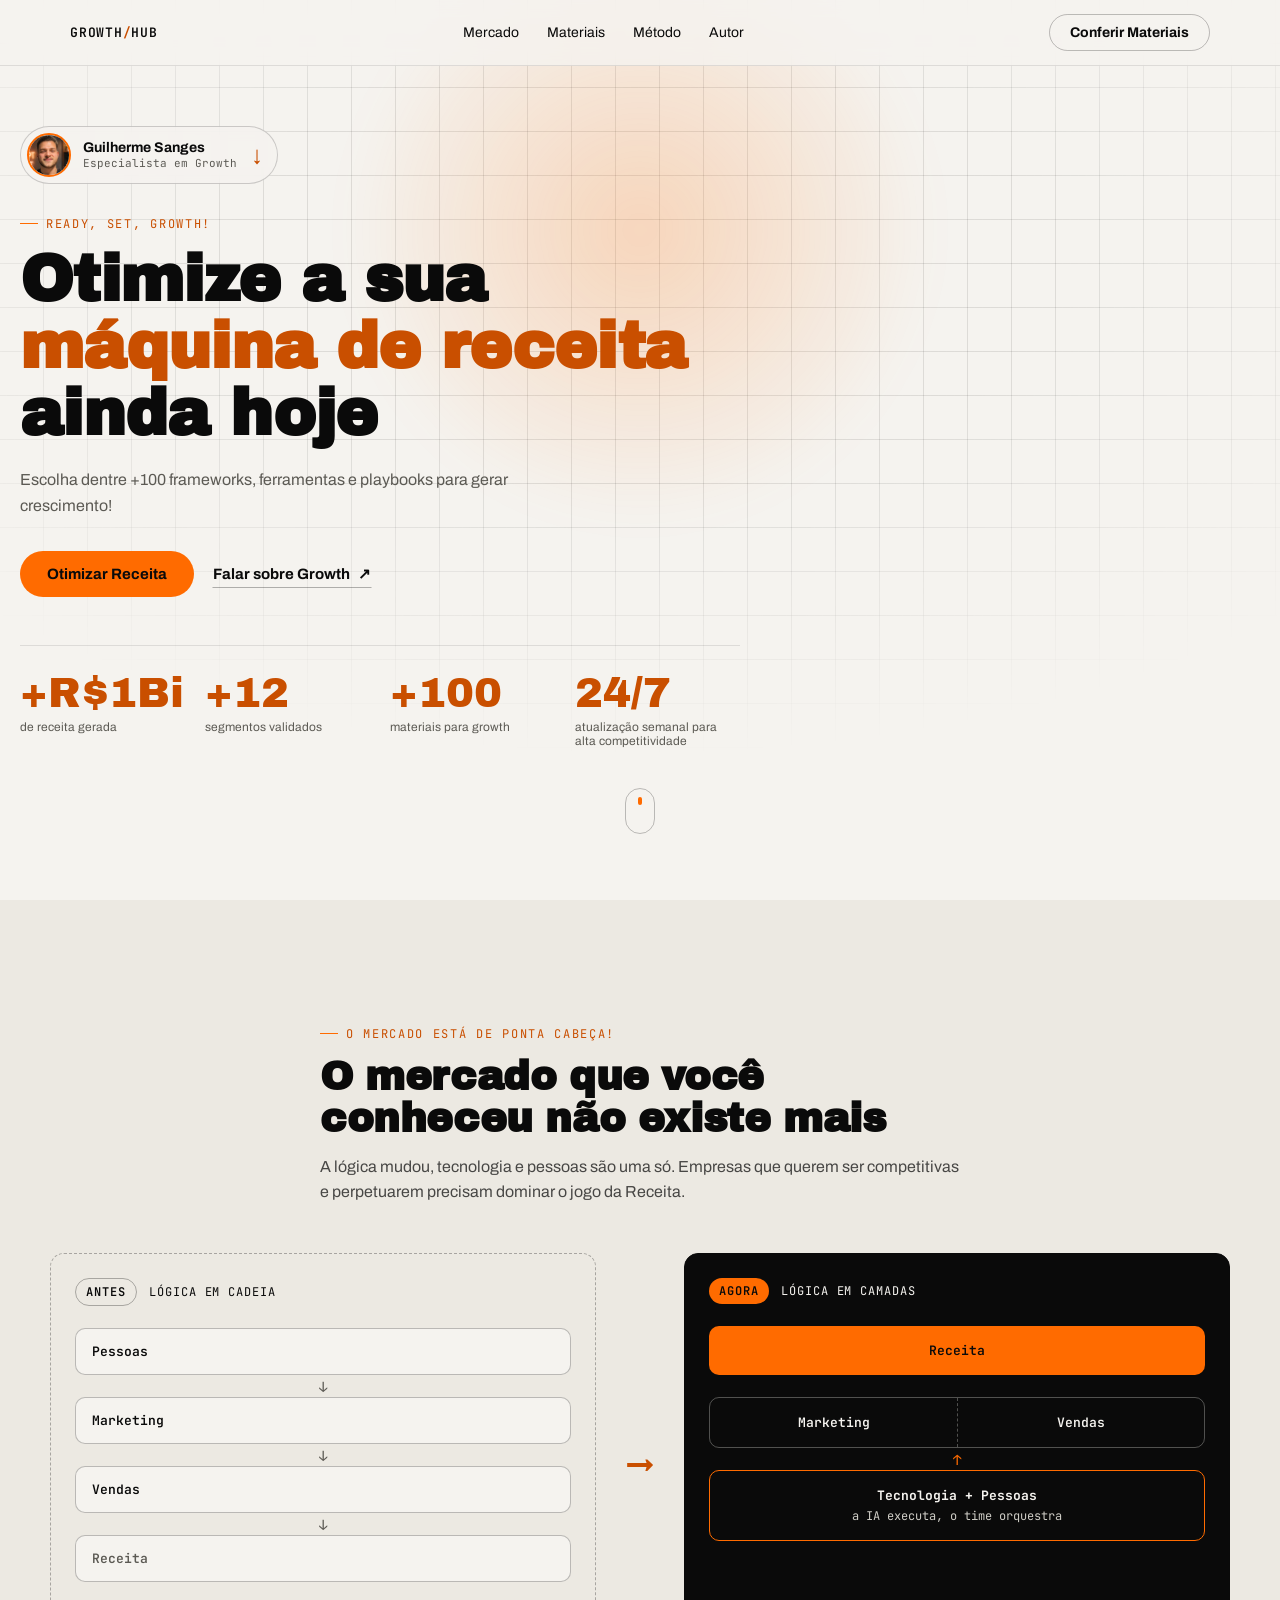
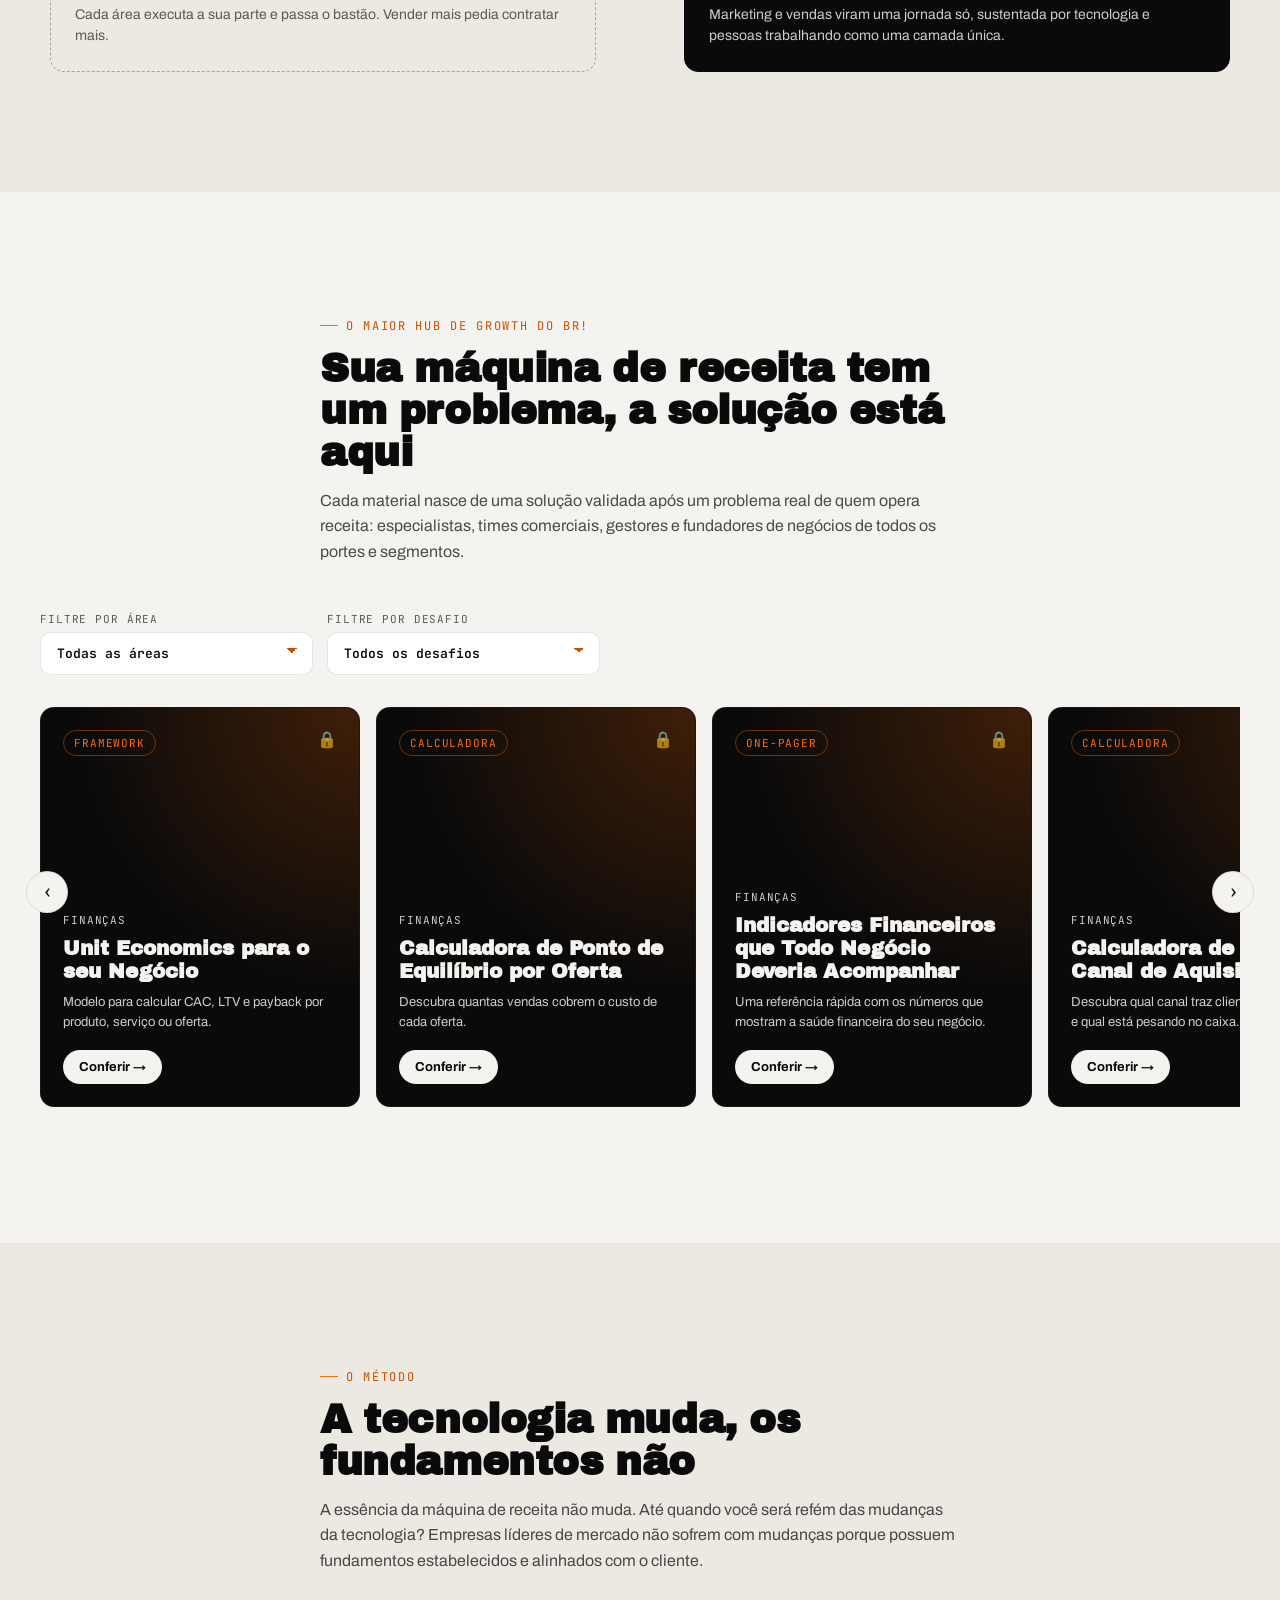
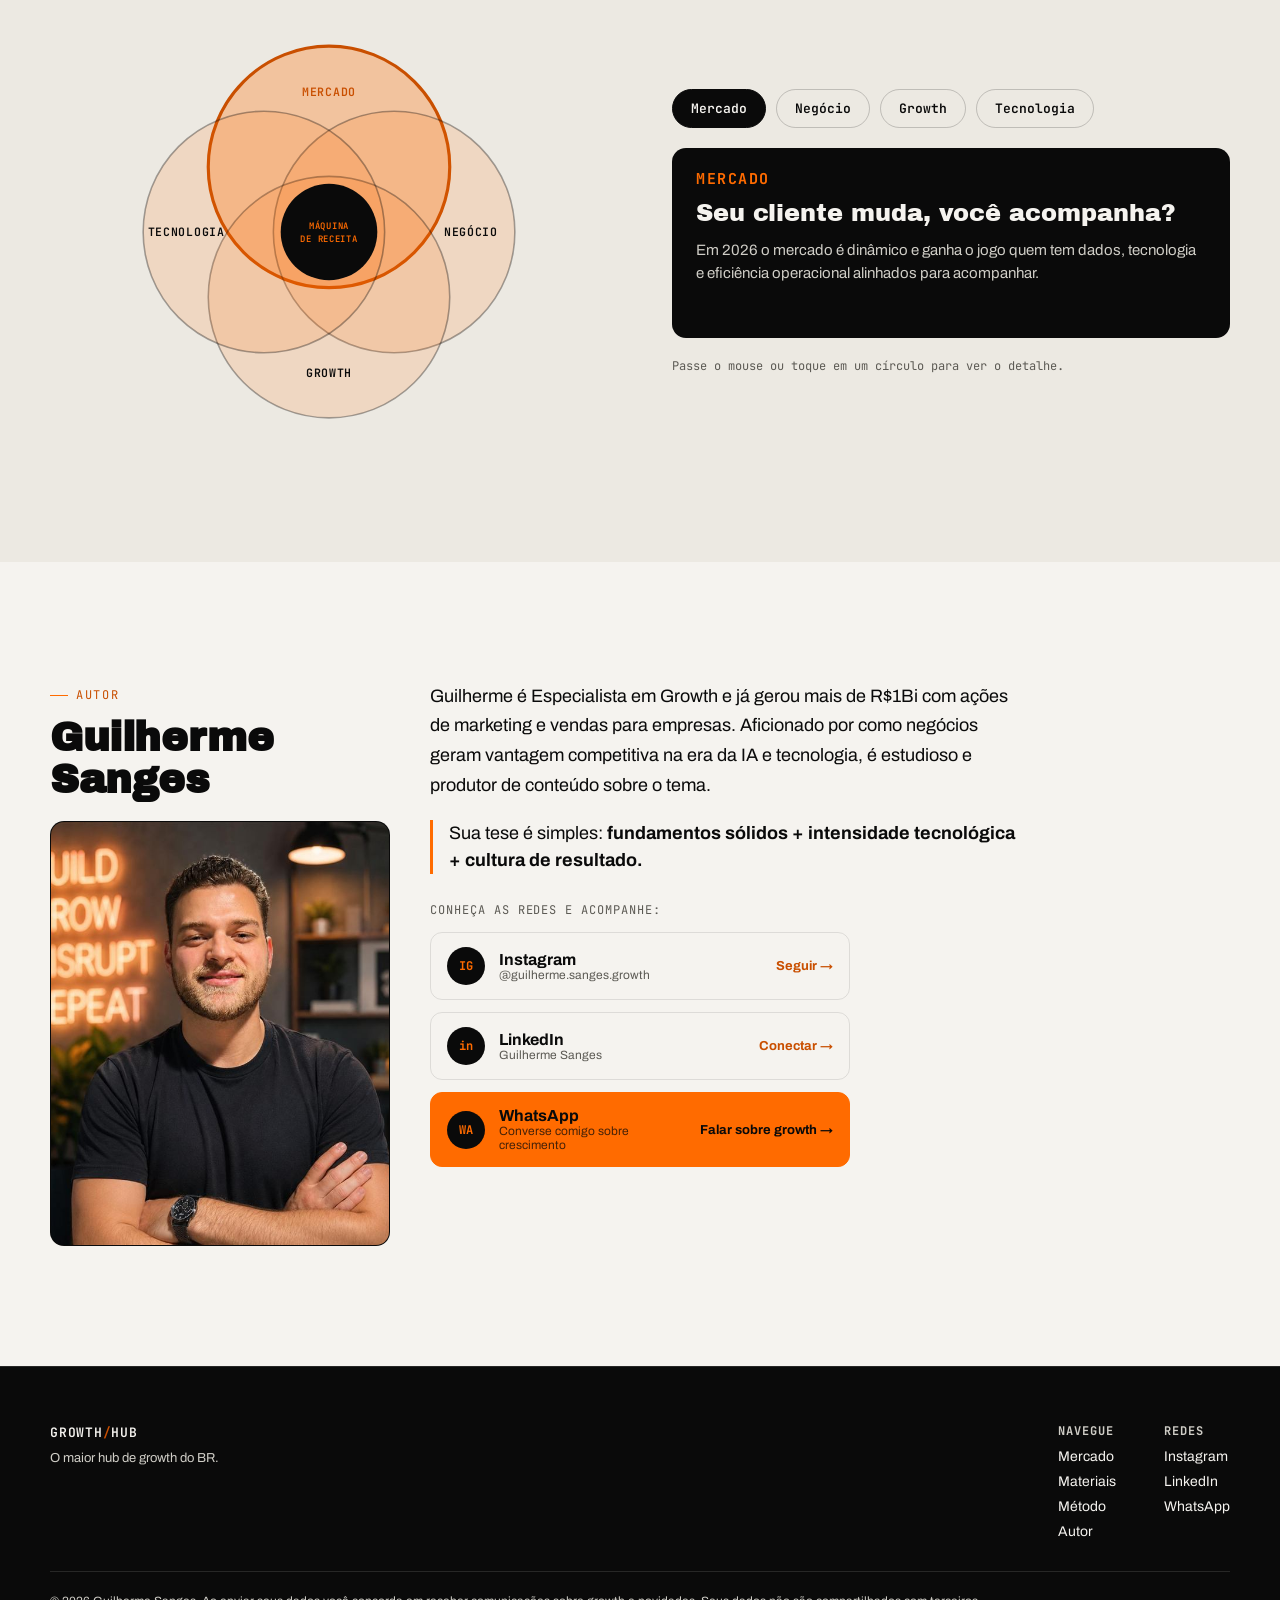
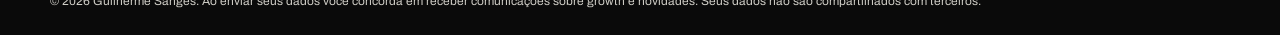
<file: index.html>
<!doctype html>
<html lang="pt-BR">
<head>
  <meta charset="UTF-8" />
  <meta name="viewport" content="width=device-width, initial-scale=1, viewport-fit=cover" />
  <title>Growth Hub | Guilherme Sanges</title>
  <meta name="description" content="O maior hub de growth do BR. Frameworks, ferramentas e playbooks gratuitos para otimizar a sua máquina de receita." />

  <!-- SEO -->
  <meta name="robots" content="index, follow" />
  <meta name="author" content="Guilherme Sanges" />
  <meta name="language" content="pt-BR" />
  <link rel="canonical" href="https://guilhermesangesgrowth-maker.github.io/hub/" />

  <!-- Open Graph / redes sociais -->
  <meta property="og:type" content="website" />
  <meta property="og:site_name" content="Growth Hub" />
  <meta property="og:title" content="Growth Hub | Guilherme Sanges" />
  <meta property="og:description" content="O maior hub de growth do BR. Frameworks, ferramentas e playbooks gratuitos para otimizar a sua máquina de receita." />
  <meta property="og:url" content="https://guilhermesangesgrowth-maker.github.io/hub/" />
  <meta property="og:image" content="https://guilhermesangesgrowth-maker.github.io/hub/assets/guilherme-foto.jpg" />
  <meta property="og:locale" content="pt_BR" />
  <meta name="twitter:card" content="summary_large_image" />
  <meta name="twitter:title" content="Growth Hub | Guilherme Sanges" />
  <meta name="twitter:description" content="O maior hub de growth do BR. Frameworks, ferramentas e playbooks gratuitos para otimizar a sua máquina de receita." />
  <meta name="twitter:image" content="https://guilhermesangesgrowth-maker.github.io/hub/assets/guilherme-foto.jpg" />

  <!-- Page health -->
  <meta name="theme-color" content="#0A0A0A" />
  <link rel="icon" href="data:image/svg+xml,<svg xmlns=%22http://www.w3.org/2000/svg%22 viewBox=%220 0 100 100%22><rect width=%22100%22 height=%22100%22 fill=%22%230A0A0A%22/><text x=%2250%22 y=%2266%22 font-size=%2260%22 fill=%22%23FF6B00%22 text-anchor=%22middle%22 font-family=%22Arial%22>G</text></svg>" />
  <link rel="preconnect" href="https://fonts.googleapis.com" />
  <link rel="preconnect" href="https://fonts.gstatic.com" crossorigin />
  <link href="https://fonts.googleapis.com/css2?family=Archivo:wght@400;500;600;700&family=Archivo+Black&family=JetBrains+Mono:wght@400;500;600&display=swap" rel="stylesheet" />
  <link rel="stylesheet" href="css/styles.css" />

  <!-- GEO / dados estruturados: identifica autor, site e organização para buscadores e motores de IA -->
  <script type="application/ld+json">
  {
    "@context": "https://schema.org",
    "@graph": [
      {
        "@type": "WebSite",
        "@id": "https://guilhermesangesgrowth-maker.github.io/hub/#website",
        "url": "https://guilhermesangesgrowth-maker.github.io/hub/",
        "name": "Growth Hub",
        "description": "O maior hub de growth do BR. Frameworks, ferramentas e playbooks gratuitos para otimizar a sua máquina de receita.",
        "inLanguage": "pt-BR",
        "publisher": { "@id": "https://guilhermesangesgrowth-maker.github.io/hub/#person" }
      },
      {
        "@type": "Person",
        "@id": "https://guilhermesangesgrowth-maker.github.io/hub/#person",
        "name": "Guilherme Sanges",
        "jobTitle": "Especialista em Growth",
        "description": "Guilherme é Especialista em Growth e já gerou mais de R$1Bi com ações de marketing e vendas para empresas.",
        "url": "https://guilhermesangesgrowth-maker.github.io/hub/",
        "sameAs": [
          "https://instagram.com/guilherme.sanges.growth"
        ]
      },
      {
        "@type": "ItemList",
        "@id": "https://guilhermesangesgrowth-maker.github.io/hub/#acervo",
        "name": "Acervo de materiais de growth",
        "description": "Frameworks, ferramentas e análises gratuitos para otimizar a máquina de receita de qualquer negócio."
      }
    ]
  }
  </script>
</head>
<body>
  <!-- NAV -->
  <header class="nav" id="nav">
    <div class="nav__inner">
      <a href="#top" class="nav__logo">GROWTH<span>/</span>HUB</a>
      <nav class="nav__links">
        <a href="#mercado">Mercado</a>
        <a href="#acervo">Materiais</a>
        <a href="#metodo">Método</a>
        <a href="#sobre">Autor</a>
      </nav>
      <a href="#acervo" class="btn btn--ghost nav__cta">Conferir Materiais</a>
    </div>
  </header>

  <main id="top">

    <!-- DOBRA 1 — HERO -->
    <section class="hero" id="hero">
      <div class="hero__bg" aria-hidden="true">
        <div class="hero__grid"></div>
        <div class="hero__glow"></div>
      </div>
      <div class="hero__content">
        <a href="#sobre" class="author-chip" aria-label="Conheça Guilherme Sanges, especialista em growth">
          <img class="author-chip__photo" src="assets/guilherme-avatar.jpg" alt="Guilherme Sanges" width="44" height="44" decoding="async" fetchpriority="high" />
          <span class="author-chip__text">
            <strong>Guilherme Sanges</strong>
            <small>Especialista em Growth</small>
          </span>
          <span class="author-chip__arrow" aria-hidden="true">↓</span>
        </a>
        <p class="eyebrow">ready, set, growth!</p>
        <h1 class="hero__title">
          Otimize a sua
          <span class="text-orange">máquina de receita</span>
          ainda hoje
        </h1>
        <p class="hero__subtitle">
          Escolha dentre +100 frameworks, ferramentas e playbooks para gerar crescimento!
        </p>
        <div class="hero__actions">
          <a href="#metodo" class="btn btn--primary">Otimizar Receita</a>
          <a href="https://api.whatsapp.com/send/?phone=5519998878022&amp;text=Ol%C3%A1,%20vi%20o%20hub%20de%20growth%20e%20gostaria%20de%20otimizar%20receita!" class="btn btn--text" target="_blank" rel="noopener">Falar sobre Growth <span aria-hidden="true">↗</span></a>
        </div>
        <div class="hero__stats" id="heroStats">
          <div class="stat">
            <span class="stat__value">+R$1Bi</span>
            <span class="stat__label">de receita gerada</span>
          </div>
          <div class="stat">
            <span class="stat__value">+12</span>
            <span class="stat__label">segmentos validados</span>
          </div>
          <div class="stat">
            <span class="stat__value">+100</span>
            <span class="stat__label">materiais para growth</span>
          </div>
          <div class="stat">
            <span class="stat__value">24/7</span>
            <span class="stat__label">atualização semanal para alta competitividade</span>
          </div>
        </div>
      </div>
      <button class="scroll-cue" id="scrollCue" aria-label="Rolar para a próxima seção">
        <span></span>
      </button>
    </section>

    <!-- DOBRA 2 — TESE E MERCADO -->
    <section class="deck deck--tone" id="mercado">
      <div class="deck__header">
        <p class="eyebrow">O mercado está de ponta cabeça!</p>
        <h2 class="deck__title">O mercado que você conheceu não existe mais</h2>
        <p class="deck__subtitle">
          A lógica mudou, tecnologia e pessoas são uma só. Empresas que querem ser
          competitivas e perpetuarem precisam dominar o jogo da Receita.
        </p>
      </div>

      <div class="shift" role="group" aria-label="Diagrama: como a lógica de receita mudou com o avanço da IA">
        <figure class="shift__panel shift__panel--before">
          <figcaption><span class="shift__tag">Antes</span>Lógica em cadeia</figcaption>
          <ol class="chain">
            <li>Pessoas</li>
            <li>Marketing</li>
            <li>Vendas</li>
            <li class="chain__end">Receita</li>
          </ol>
          <p class="shift__note">Cada área executa a sua parte e passa o bastão. Vender mais pedia contratar mais.</p>
        </figure>

        <div class="shift__arrow" aria-hidden="true"></div>

        <figure class="shift__panel shift__panel--after">
          <figcaption><span class="shift__tag">Agora</span>Lógica em camadas</figcaption>
          <div class="stack">
            <div class="stack__row stack__row--top">Receita</div>
            <div class="stack__row stack__row--mid">
              <span>Marketing</span>
              <span>Vendas</span>
            </div>
            <div class="stack__row stack__row--base">
              <strong>Tecnologia + Pessoas</strong>
              <small>a IA executa, o time orquestra</small>
            </div>
          </div>
          <p class="shift__note">Marketing e vendas viram uma jornada só, sustentada por tecnologia e pessoas trabalhando como uma camada única.</p>
        </figure>
      </div>
    </section>

    <!-- DOBRA 3 — ACERVO -->
    <section class="deck deck--light" id="acervo">
      <div class="deck__header">
        <p class="eyebrow eyebrow--dark">O maior hub de growth do BR!</p>
        <h2 class="deck__title">Sua máquina de receita tem um problema, a solução está aqui</h2>
        <p class="deck__subtitle">
          Cada material nasce de uma solução validada após um problema real de quem opera
          receita: especialistas, times comerciais, gestores e fundadores de negócios de
          todos os portes e segmentos.
        </p>
      </div>

      <div class="filters-row">
        <label class="filter-select">
          <span>Filtre por área</span>
          <select id="filterCategory" aria-label="Filtrar por área"></select>
        </label>
        <label class="filter-select">
          <span>Filtre por desafio</span>
          <select id="filterChallenge" aria-label="Filtrar por desafio"></select>
        </label>
      </div>

      <div class="carousel-wrap">
        <button class="carousel-nav carousel-nav--prev" id="carouselPrev" aria-label="Anterior">‹</button>
        <div class="carousel" id="carousel" tabindex="0"></div>
        <button class="carousel-nav carousel-nav--next" id="carouselNext" aria-label="Próximo">›</button>
      </div>
      <p class="carousel-hint">Arraste para o lado para ver mais →</p>
      <p class="carousel-empty" id="carouselEmpty" hidden>Nenhum material com essa combinação de área e desafio ainda. Tente outro filtro.</p>
    </section>

    <!-- DOBRA 4 — O MÉTODO -->
    <section class="deck deck--tone" id="metodo">
      <div class="deck__header">
        <p class="eyebrow">O Método</p>
        <h2 class="deck__title">A tecnologia muda, os fundamentos não</h2>
        <p class="deck__subtitle">
          A essência da máquina de receita não muda. Até quando você será refém das mudanças
          da tecnologia? Empresas líderes de mercado não sofrem com mudanças porque possuem
          fundamentos estabelecidos e alinhados com o cliente.
        </p>
      </div>

      <div class="method" id="method">
<svg class="method__svg" id="vennSvg" viewBox="0 0 400 400" role="group" aria-label="Diagrama Venn com quatro círculos que se cruzam: Mercado, Negócio, Growth e Tecnologia">
  <g class="venn">
    <circle class="ring" data-key="mercado" tabindex="0" role="button" aria-label="Mercado" cx="200" cy="138" r="115" />
    <circle class="ring" data-key="negocio" tabindex="0" role="button" aria-label="Negócio" cx="262" cy="200" r="115" />
    <circle class="ring" data-key="growth" tabindex="0" role="button" aria-label="Growth" cx="200" cy="262" r="115" />
    <circle class="ring" data-key="tecnologia" tabindex="0" role="button" aria-label="Tecnologia" cx="138" cy="200" r="115" />
  </g>
  <circle class="venn__core" cx="200" cy="200" r="46" />
  <text class="ring__label" data-key="mercado" x="200" y="70">MERCADO</text>
  <text class="ring__label" data-key="negocio" x="335" y="204">NEGÓCIO</text>
  <text class="ring__label" data-key="growth" x="200" y="338">GROWTH</text>
  <text class="ring__label" data-key="tecnologia" x="64" y="204">TECNOLOGIA</text>
  <text class="core__label" x="200" y="197">MÁQUINA</text>
  <text class="core__label" x="200" y="210">DE RECEITA</text>
</svg>

        <div class="method__panel">
          <ul class="method__list">
            <li><button type="button" class="method__item is-active" data-key="mercado">Mercado</button></li>
            <li><button type="button" class="method__item" data-key="negocio">Negócio</button></li>
            <li><button type="button" class="method__item" data-key="growth">Growth</button></li>
            <li><button type="button" class="method__item" data-key="tecnologia">Tecnologia</button></li>
          </ul>
          <div class="method__detail" id="methodDetail" aria-live="polite">
            <h3 id="methodDetailTitle">Mercado</h3>
            <p class="method__hook" id="methodDetailHook">Seu cliente muda, você acompanha?</p>
            <p id="methodDetailText">Em 2026 o mercado é dinâmico e ganha o jogo quem tem dados, tecnologia e eficiência operacional alinhados para acompanhar.</p>
          </div>
          <p class="method__hint">Passe o mouse ou toque em um círculo para ver o detalhe.</p>
        </div>
      </div>
    </section>

    <!-- DOBRA 5 — AUTOR -->
    <section class="deck deck--light" id="sobre">
      <div class="about">
        <div class="about__media">
          <p class="eyebrow eyebrow--dark">autor</p>
          <h2 class="deck__title about__name">Guilherme Sanges</h2>
          <div class="about__frame">
            <img class="about__photo" src="assets/guilherme-foto.jpg" alt="Guilherme Sanges, especialista em growth" width="720" height="720" loading="lazy" decoding="async" />
          </div>
        </div>
        <div class="about__content">
          <p class="about__lead">
            Guilherme é Especialista em Growth e já gerou mais de R$1Bi com ações de marketing
            e vendas para empresas. Aficionado por como negócios geram vantagem competitiva na
            era da IA e tecnologia, é estudioso e produtor de conteúdo sobre o tema.
          </p>
          <p class="about__thesis">
            Sua tese é simples: <strong>fundamentos sólidos + intensidade tecnológica + cultura de resultado.</strong>
          </p>
          <p class="about__follow">Conheça as redes e acompanhe:</p>
          <div class="about__socials">
            <a class="social-card" href="https://instagram.com/guilherme.sanges.growth" target="_blank" rel="noopener">
              <span class="social-card__icon">IG</span>
              <span class="social-card__meta">
                <strong>Instagram</strong>
                <small>@guilherme.sanges.growth</small>
              </span>
              <span class="social-card__cta">Seguir →</span>
            </a>
            <a class="social-card" href="https://linkedin.com" target="_blank" rel="noopener">
              <span class="social-card__icon">in</span>
              <span class="social-card__meta">
                <strong>LinkedIn</strong>
                <small>Guilherme Sanges</small>
              </span>
              <span class="social-card__cta">Conectar →</span>
            </a>
            <a class="social-card social-card--primary" href="https://api.whatsapp.com/send/?phone=5519998878022&amp;text=Ol%C3%A1,%20vi%20o%20hub%20de%20growth%20e%20gostaria%20de%20otimizar%20receita!" target="_blank" rel="noopener">
              <span class="social-card__icon">WA</span>
              <span class="social-card__meta">
                <strong>WhatsApp</strong>
                <small>Converse comigo sobre crescimento</small>
              </span>
              <span class="social-card__cta">Falar sobre growth →</span>
            </a>
          </div>
        </div>
      </div>
    </section>

  </main>

  <!-- FOOTER -->
  <footer class="footer">
    <div class="footer__inner">
      <div class="footer__brand">
        <span class="nav__logo nav__logo--footer">GROWTH<span>/</span>HUB</span>
        <p>O maior hub de growth do BR.</p>
      </div>
      <div class="footer__links">
        <div class="footer__col">
          <strong>Navegue</strong>
          <a href="#mercado">Mercado</a>
          <a href="#acervo">Materiais</a>
          <a href="#metodo">Método</a>
          <a href="#sobre">Autor</a>
        </div>
        <div class="footer__col">
          <strong>Redes</strong>
          <a href="https://instagram.com/guilherme.sanges.growth" target="_blank" rel="noopener">Instagram</a>
          <a href="https://linkedin.com" target="_blank" rel="noopener">LinkedIn</a>
          <a href="https://api.whatsapp.com/send/?phone=5519998878022&amp;text=Ol%C3%A1,%20vi%20o%20hub%20de%20growth%20e%20gostaria%20de%20otimizar%20receita!" target="_blank" rel="noopener">WhatsApp</a>
        </div>
      </div>
    </div>
    <div class="footer__bottom">
      <p>© <span id="year"></span> Guilherme Sanges. Ao enviar seus dados você concorda em receber comunicações sobre growth e novidades. Seus dados não são compartilhados com terceiros.</p>
    </div>
  </footer>

  <!-- MODAL -->
  <div class="modal-backdrop" id="modalBackdrop">
    <div class="modal" role="dialog" aria-modal="true" aria-labelledby="modalTitle">
      <button class="modal__close" id="modalClose" aria-label="Fechar">✕</button>

      <div class="modal__body" id="modalStepPreview">
        <span class="modal__tag" id="modalTag"></span>
        <h3 class="modal__title" id="modalTitle"></h3>
        <p class="modal__desc" id="modalDesc"></p>

        <div class="preview-box" id="previewBox">
          <button type="button" class="preview-doc" id="previewTrigger" aria-haspopup="true" aria-expanded="false">
            <div class="preview-doc__blur">
              <div class="preview-doc__line long"></div>
              <div class="preview-doc__line"></div>
              <div class="preview-doc__line short"></div>
              <div class="preview-doc__block"></div>
              <div class="preview-doc__line"></div>
              <div class="preview-doc__line long"></div>
            </div>
            <div class="preview-doc__cta">▶ <span>Ver prévia interativa</span></div>
          </button>

          <div class="preview-lightbox" id="previewLightbox" hidden>
            <div class="preview-lightbox__bar">
              <span id="previewPageLabel">Página 1 de 3</span>
              <button type="button" class="preview-lightbox__close" id="previewClose" aria-label="Fechar prévia">✕</button>
            </div>
            <div class="preview-lightbox__stage" id="previewStage"></div>
            <div class="preview-lightbox__nav">
              <button type="button" id="previewPrev" aria-label="Página anterior">‹</button>
              <div class="preview-lightbox__dots" id="previewDots"></div>
              <button type="button" id="previewNext" aria-label="Próxima página">›</button>
            </div>
          </div>
        </div>

        <h4 class="lead-form__title">Acesse o material grátis agora</h4>
        <form class="lead-form" id="leadForm">
          <div class="lead-form__row">
            <label>
              Nome completo
              <input type="text" name="nome" required autocomplete="name" />
            </label>
          </div>
          <div class="lead-form__row lead-form__row--split">
            <label>
              E-mail
              <input type="email" name="email" required autocomplete="email" />
            </label>
            <label>
              Telefone
              <input type="tel" name="telefone" required autocomplete="tel" placeholder="(11) 90000-0000" />
            </label>
          </div>
          <div class="lead-form__row lead-form__row--split">
            <label>
              Cargo
              <select name="cargo" required>
                <option value="" disabled selected>Selecione</option>
                <option>Autônomo(a)</option>
                <option>Estagiário(a) / Analista</option>
                <option>Especialista / Coordenador(a)</option>
                <option>Gerente / Head</option>
                <option>Diretor(a) / C-Level</option>
                <option>Fundador(a) / Empresário(a)</option>
                <option>Outro</option>
              </select>
            </label>
            <label>
              Segmento
              <select name="segmento" required>
                <option value="" disabled selected>Selecione</option>
                <option>Educação</option>
                <option>Tecnologia e Software</option>
                <option>Varejo e Consumo</option>
                <option>Saúde e Bem-estar</option>
                <option>Serviços Financeiros</option>
                <option>Indústria e Manufatura</option>
                <option>Agronegócio</option>
                <option>Imobiliário e Construção</option>
                <option>Alimentação e Bebidas</option>
                <option>Turismo e Hospitalidade</option>
                <option>Marketing e Publicidade</option>
                <option>Consultoria e Serviços Profissionais</option>
                <option>Outro</option>
              </select>
            </label>
          </div>
          <div class="lead-form__row">
            <label>
              Número de pessoas
              <select name="tamanho" required>
                <option value="" disabled selected>Selecione</option>
                <option>Autônomo(a)</option>
                <option>1 a 10 pessoas</option>
                <option>11 a 100 pessoas</option>
                <option>101 a 500 pessoas</option>
                <option>501 a 1.000 pessoas</option>
                <option>+1.000 pessoas</option>
              </select>
            </label>
          </div>
          <label class="lead-form__optin">
            <input type="checkbox" name="optin" />
            <span>Quero receber comunicações de marketing sobre growth e novidades.</span>
          </label>
          <button type="submit" class="btn btn--primary lead-form__submit">
            Acessar material grátis
          </button>
          <p class="lead-form__note">Seus dados são usados apenas para enviar este material e conteúdos sobre growth para educação.</p>
        </form>
      </div>

      <div class="modal__body modal__body--success" id="modalStepSuccess" hidden>
        <div class="success-icon">✓</div>
        <h3 class="modal__title">Cadastro confirmado</h3>
        <p class="modal__desc" id="modalSuccessText"></p>
        <a class="btn btn--primary" id="modalDownload" href="#" target="_blank" rel="noopener" hidden>Baixar material</a>
        <p class="lead-form__note" id="modalPendingNote"></p>
      </div>
    </div>
  </div>

  <script src="js/deliverables-data.js" defer></script>
  <script src="js/main.js" defer></script>
</body>
</html>
</file>
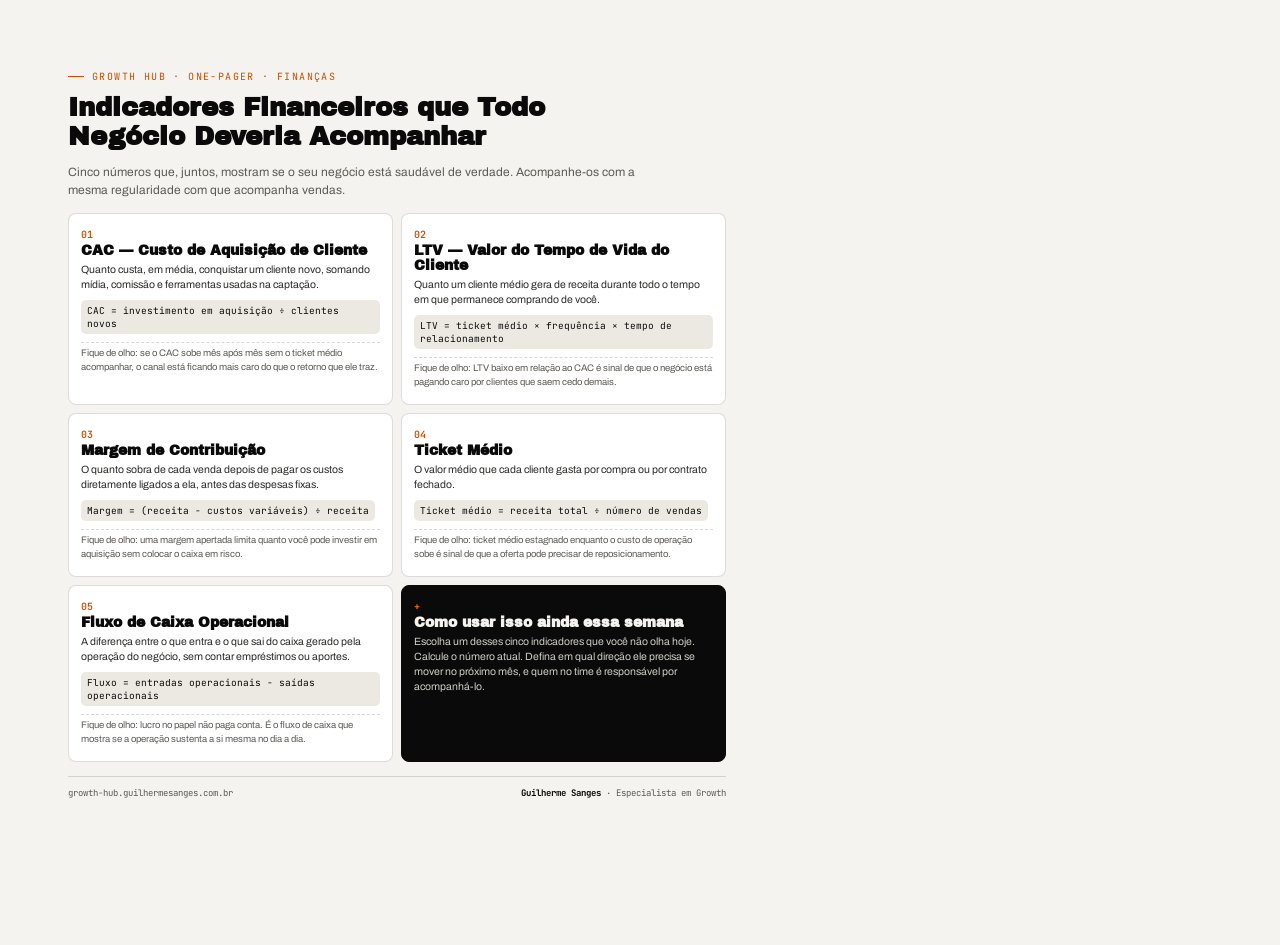
<file: materiais/indicadores-financeiros-src.html>
<!doctype html>
<html lang="pt-BR">
<head>
<meta charset="UTF-8" />
<title>Indicadores Financeiros Essenciais</title>
<link rel="preconnect" href="https://fonts.googleapis.com" />
<link rel="preconnect" href="https://fonts.gstatic.com" crossorigin />
<link href="https://fonts.googleapis.com/css2?family=Archivo:wght@400;500;600;700&family=Archivo+Black&family=JetBrains+Mono:wght@500;600&display=swap" rel="stylesheet" />
<style>
  @page { size: 210mm 250mm; margin: 0; }
  * { box-sizing: border-box; }
  body {
    margin: 0;
    width: 210mm;
    height: 250mm;
    background: #f5f3ef;
    color: #0a0a0a;
    font-family: "Archivo", Arial, sans-serif;
    padding: 16mm 18mm;
  }
  .eyebrow {
    font-family: "JetBrains Mono", monospace;
    font-size: 10px;
    letter-spacing: 0.14em;
    text-transform: uppercase;
    color: #c94f00;
    display: flex;
    align-items: center;
    gap: 8px;
    margin-bottom: 10px;
  }
  .eyebrow::before { content: ""; width: 16px; height: 1px; background: #c94f00; }
  h1 {
    font-family: "Archivo Black", "Archivo", sans-serif;
    font-size: 26px;
    line-height: 1.1;
    margin: 0 0 8px;
    max-width: 90%;
  }
  .subtitle { font-size: 12px; color: #5c5a54; max-width: 92%; line-height: 1.5; margin-bottom: 14px; }
  .grid { display: grid; grid-template-columns: 1fr 1fr; gap: 8px; }
  .card {
    border: 1px solid rgba(10,10,10,0.14);
    border-radius: 8px;
    padding: 10px 12px;
    background: #fff;
  }
  .card__num {
    font-family: "JetBrains Mono", monospace;
    font-size: 10px;
    color: #c94f00;
    font-weight: 600;
  }
  .card h2 {
    font-family: "Archivo Black", "Archivo", sans-serif;
    font-size: 14px;
    margin: 2px 0 4px;
  }
  .card p { font-size: 10.5px; line-height: 1.45; margin: 0 0 4px; color: #2b2a28; }
  .card .formula {
    font-family: "JetBrains Mono", monospace;
    font-size: 9.5px;
    background: #ece9e2;
    border-radius: 5px;
    padding: 4px 6px;
    margin: 4px 0;
    display: inline-block;
  }
  .card .watch { font-size: 9.5px; color: #5c5a54; border-top: 1px dashed rgba(10,10,10,0.16); padding-top: 4px; margin-top: 4px; }
  .footer {
    margin-top: 14px;
    padding-top: 10px;
    border-top: 1px solid rgba(10,10,10,0.14);
    display: flex;
    justify-content: space-between;
    align-items: center;
    font-family: "JetBrains Mono", monospace;
    font-size: 9px;
    color: #5c5a54;
  }
  .footer strong { color: #0a0a0a; }
</style>
</head>
<body>
  <p class="eyebrow">Growth Hub · One-pager · Finanças</p>
  <h1>Indicadores Financeiros que Todo Negócio Deveria Acompanhar</h1>
  <p class="subtitle">
    Cinco números que, juntos, mostram se o seu negócio está saudável de verdade.
    Acompanhe-os com a mesma regularidade com que acompanha vendas.
  </p>

  <div class="grid">
    <div class="card">
      <span class="card__num">01</span>
      <h2>CAC — Custo de Aquisição de Cliente</h2>
      <p>Quanto custa, em média, conquistar um cliente novo, somando mídia, comissão e ferramentas usadas na captação.</p>
      <span class="formula">CAC = investimento em aquisição ÷ clientes novos</span>
      <p class="watch">Fique de olho: se o CAC sobe mês após mês sem o ticket médio acompanhar, o canal está ficando mais caro do que o retorno que ele traz.</p>
    </div>

    <div class="card">
      <span class="card__num">02</span>
      <h2>LTV — Valor do Tempo de Vida do Cliente</h2>
      <p>Quanto um cliente médio gera de receita durante todo o tempo em que permanece comprando de você.</p>
      <span class="formula">LTV = ticket médio × frequência × tempo de relacionamento</span>
      <p class="watch">Fique de olho: LTV baixo em relação ao CAC é sinal de que o negócio está pagando caro por clientes que saem cedo demais.</p>
    </div>

    <div class="card">
      <span class="card__num">03</span>
      <h2>Margem de Contribuição</h2>
      <p>O quanto sobra de cada venda depois de pagar os custos diretamente ligados a ela, antes das despesas fixas.</p>
      <span class="formula">Margem = (receita − custos variáveis) ÷ receita</span>
      <p class="watch">Fique de olho: uma margem apertada limita quanto você pode investir em aquisição sem colocar o caixa em risco.</p>
    </div>

    <div class="card">
      <span class="card__num">04</span>
      <h2>Ticket Médio</h2>
      <p>O valor médio que cada cliente gasta por compra ou por contrato fechado.</p>
      <span class="formula">Ticket médio = receita total ÷ número de vendas</span>
      <p class="watch">Fique de olho: ticket médio estagnado enquanto o custo de operação sobe é sinal de que a oferta pode precisar de reposicionamento.</p>
    </div>

    <div class="card">
      <span class="card__num">05</span>
      <h2>Fluxo de Caixa Operacional</h2>
      <p>A diferença entre o que entra e o que sai do caixa gerado pela operação do negócio, sem contar empréstimos ou aportes.</p>
      <span class="formula">Fluxo = entradas operacionais − saídas operacionais</span>
      <p class="watch">Fique de olho: lucro no papel não paga conta. É o fluxo de caixa que mostra se a operação sustenta a si mesma no dia a dia.</p>
    </div>

    <div class="card" style="background:#0a0a0a; color:#f5f3ef; border-color:#0a0a0a;">
      <span class="card__num" style="color:#ff6b00;">+</span>
      <h2 style="color:#f5f3ef;">Como usar isso ainda essa semana</h2>
      <p style="color:#cfcdc6;">Escolha um desses cinco indicadores que você não olha hoje. Calcule o número atual. Defina em qual direção ele precisa se mover no próximo mês, e quem no time é responsável por acompanhá-lo.</p>
    </div>
  </div>

  <div class="footer">
    <span>growth-hub.guilhermesanges.com.br</span>
    <span><strong>Guilherme Sanges</strong> · Especialista em Growth</span>
  </div>
</body>
</html>
</file>
<file: css/styles.css>
/* ============ TOKENS ============ */
:root {
  --black: #0a0a0a;
  --black-soft: #141311;
  --black-line: rgba(245, 243, 239, 0.12);
  --off-white: #f5f3ef;
  --off-white-dim: #cfcdc6;
  --orange: #ff6b00;
  --orange-dim: rgba(255, 107, 0, 0.14);
  --dark-line: rgba(10, 10, 10, 0.1);
  --gray-on-light: #5c5a54;
  --off-white-deep: #ece9e2;
  --orange-ink: #c94f00;

  --font-display: "Archivo Black", "Archivo", Arial, sans-serif;
  --font-body: "Archivo", Arial, sans-serif;
  --font-mono: "JetBrains Mono", monospace;

  --radius: 14px;
  --container: 1180px;
}

* { box-sizing: border-box; }
html { scroll-behavior: smooth; }
body {
  margin: 0;
  background: var(--off-white);
  color: var(--black);
  font-family: var(--font-body);
  -webkit-font-smoothing: antialiased;
  overflow-x: hidden;
}
[hidden] { display: none !important; }
img { max-width: 100%; display: block; }
a { color: inherit; text-decoration: none; }
h1, h2, h3 { margin: 0; font-family: var(--font-display); line-height: 1.05; }
p { margin: 0; }
button { font-family: inherit; cursor: pointer; }

.text-orange { color: var(--orange-ink); }

/* ============ SHARED ============ */
.eyebrow {
  font-family: var(--font-mono);
  font-size: 12px;
  letter-spacing: 0.14em;
  text-transform: uppercase;
  color: var(--orange-ink);
  margin-bottom: 14px;
  display: inline-flex;
  align-items: center;
  gap: 8px;
}
.eyebrow::before {
  content: "";
  width: 18px;
  height: 1px;
  background: var(--orange);
}
.eyebrow--dark { color: var(--orange-ink); }

.btn {
  display: inline-flex;
  align-items: center;
  justify-content: center;
  gap: 8px;
  padding: 14px 26px;
  border-radius: 999px;
  font-weight: 700;
  font-size: 15px;
  border: 1px solid transparent;
  transition: transform 0.18s ease, background 0.18s ease, border-color 0.18s ease;
  white-space: nowrap;
}
.btn--primary { background: var(--orange); color: var(--black); }
.btn--primary:hover { transform: translateY(-2px); }
.btn--ghost { border-color: rgba(10, 10, 10, 0.25); color: var(--black); padding: 10px 20px; font-size: 14px; }
.btn--ghost:hover { border-color: var(--orange-ink); color: var(--orange-ink); }
.btn--text { color: var(--black); border-bottom: 1px solid rgba(10, 10, 10, 0.3); padding: 4px 0; border-radius: 0; }

/* ============ NAV ============ */
.nav {
  position: fixed;
  top: 0; left: 0; right: 0;
  z-index: 40;
  backdrop-filter: blur(10px);
  background: rgba(245, 243, 239, 0.8);
  border-bottom: 1px solid var(--dark-line);
}
.nav__inner {
  max-width: var(--container);
  margin: 0 auto;
  padding: 14px 20px;
  display: flex;
  align-items: center;
  justify-content: space-between;
}
.nav__logo {
  font-family: var(--font-mono);
  font-weight: 600;
  font-size: 13px;
  letter-spacing: 0.06em;
}
.nav__logo span { color: var(--orange-ink); }
.nav__links { display: none; gap: 28px; font-size: 14px; }
.nav__cta { display: none; }

@media (min-width: 860px) {
  .nav__links { display: flex; }
  .nav__cta { display: inline-flex; }
}

/* ============ HERO ============ */
.hero {
  position: relative;
  min-height: 100svh;
  display: flex;
  flex-direction: column;
  justify-content: center;
  padding: 120px 20px 60px;
  overflow: hidden;
}
.hero__bg { position: absolute; inset: 0; z-index: 0; }
.hero__grid {
  position: absolute; inset: -1px;
  background-image:
    linear-gradient(var(--dark-line) 1px, transparent 1px),
    linear-gradient(90deg, var(--dark-line) 1px, transparent 1px);
  background-size: 44px 44px;
  mask-image: radial-gradient(ellipse 80% 60% at 50% 30%, black 40%, transparent 90%);
}
.hero__glow {
  position: absolute;
  top: -10%; left: 50%;
  width: 640px; height: 640px;
  transform: translateX(-50%);
  background: radial-gradient(circle, rgba(255, 107, 0, 0.22) 0%, rgba(255, 107, 0, 0) 65%);
  filter: blur(20px);
}
.hero__content { position: relative; z-index: 1; max-width: 720px; }
.hero__title {
  font-size: 38px;
  letter-spacing: -0.01em;
  margin-bottom: 20px;
}
.hero__subtitle {
  font-size: 16px;
  line-height: 1.6;
  color: var(--gray-on-light);
  max-width: 540px;
  margin-bottom: 32px;
}
.hero__actions { display: flex; flex-wrap: wrap; align-items: center; gap: 18px; margin-bottom: 48px; }

.hero__stats {
  display: grid;
  grid-template-columns: repeat(2, 1fr);
  gap: 20px;
  border-top: 1px solid var(--dark-line);
  padding-top: 24px;
}
.stat { display: flex; flex-direction: column; gap: 4px; }
.stat__value { font-family: var(--font-display); font-size: 28px; color: var(--orange-ink); }
.stat__label { font-size: 12px; color: var(--gray-on-light); }

.scroll-cue {
  position: relative;
  z-index: 1;
  margin: 40px auto 0;
  width: 30px; height: 46px;
  border: 1px solid rgba(10, 10, 10, 0.25);
  border-radius: 999px;
  background: transparent;
  display: flex; justify-content: center; padding-top: 8px;
}
.scroll-cue span {
  width: 4px; height: 8px; border-radius: 2px;
  background: var(--orange);
  animation: scrollcue 1.6s ease-in-out infinite;
}
@keyframes scrollcue {
  0% { transform: translateY(0); opacity: 1; }
  60% { transform: translateY(14px); opacity: 0; }
  61% { transform: translateY(0); opacity: 0; }
  100% { opacity: 1; }
}

@media (min-width: 640px) {
  .hero__title { font-size: 52px; }
  .hero__stats { grid-template-columns: repeat(4, 1fr); }

}
@media (min-width: 1024px) {
  .hero__title { font-size: 64px; }
}

/* ============ DECK (section) ============ */
.deck { padding: 88px 20px; position: relative; }
.deck--light { background: var(--off-white); color: var(--black); }
.deck--tone { background: var(--off-white-deep); color: var(--black); }
.deck__header { max-width: 640px; margin: 0 auto 48px; text-align: left; }
.deck__title { font-size: 30px; margin-bottom: 14px; letter-spacing: -0.01em; }
.deck__subtitle { font-size: 16px; line-height: 1.6; opacity: 0.72; }

@media (min-width: 1024px) {
  .deck { padding: 120px 40px; }
  .deck__title { font-size: 40px; }
}

/* ============ FILTERS ============ */
.filters-row {
  display: flex;
  flex-direction: column;
  gap: 14px;
  margin-bottom: 28px;
}
.filter-select {
  display: flex;
  flex-direction: column;
  gap: 6px;
  flex: 1;
}
.filter-select span {
  font-family: var(--font-mono);
  font-size: 11px;
  text-transform: uppercase;
  letter-spacing: 0.08em;
  color: var(--gray-on-light);
}
.filter-select select {
  appearance: none;
  -webkit-appearance: none;
  width: 100%;
  padding: 12px 40px 12px 16px;
  border-radius: 10px;
  border: 1px solid var(--dark-line);
  background: #fff;
  color: var(--black);
  font-family: var(--font-mono);
  font-size: 13px;
  font-weight: 600;
  cursor: pointer;
  background-image: linear-gradient(45deg, transparent 50%, var(--orange-ink) 50%), linear-gradient(135deg, var(--orange-ink) 50%, transparent 50%);
  background-position: calc(100% - 20px) calc(50% - 3px), calc(100% - 15px) calc(50% - 3px);
  background-size: 5px 5px, 5px 5px;
  background-repeat: no-repeat;
  transition: border-color 0.18s ease;
}
.filter-select select:focus { outline: 2px solid var(--orange); outline-offset: 1px; }
.filter-select select:hover { border-color: var(--orange-ink); }

@media (min-width: 640px) {
  .filters-row { flex-direction: row; max-width: 560px; }
}

/* ============ CAROUSEL ============ */
.carousel-wrap { position: relative; }
.carousel {
  display: flex;
  gap: 16px;
  overflow-x: auto;
  scroll-snap-type: x mandatory;
  padding: 4px 4px 16px;
  scrollbar-width: none;
}
.carousel::-webkit-scrollbar { display: none; }

.carousel-hint { font-size: 12px; color: var(--gray-on-light); margin-top: 6px; font-family: var(--font-mono); }
.carousel-empty {
  font-size: 14px; color: var(--gray-on-light); text-align: center;
  padding: 40px 20px; border: 1px dashed var(--dark-line); border-radius: var(--radius);
}

.carousel-nav {
  display: none;
  position: absolute;
  top: 40%;
  width: 42px; height: 42px;
  border-radius: 50%;
  border: 1px solid var(--dark-line);
  background: var(--off-white);
  color: var(--black);
  font-size: 20px;
  align-items: center;
  justify-content: center;
  z-index: 2;
}
.carousel-nav--prev { left: -14px; }
.carousel-nav--next { right: -14px; }

@media (min-width: 900px) {
  .carousel-nav { display: flex; }
  .carousel-hint { display: none; }
}

.card {
  flex: 0 0 78%;
  max-width: 320px;
  aspect-ratio: 4 / 5;
  scroll-snap-align: start;
  border-radius: var(--radius);
  background: var(--black);
  color: var(--off-white);
  padding: 22px;
  display: flex;
  flex-direction: column;
  justify-content: space-between;
  position: relative;
  overflow: hidden;
  border: 1px solid rgba(255, 255, 255, 0.06);
  transition: transform 0.25s ease;
}
.card::before {
  content: "";
  position: absolute;
  inset: 0;
  background: radial-gradient(circle at 100% 0%, rgba(255, 107, 0, 0.22), transparent 55%);
  pointer-events: none;
}
.card:hover { transform: translateY(-6px); }

.card__top { display: flex; justify-content: space-between; align-items: flex-start; position: relative; z-index: 1; }
.card__type {
  font-family: var(--font-mono);
  font-size: 11px;
  letter-spacing: 0.08em;
  text-transform: uppercase;
  color: var(--orange);
  border: 1px solid rgba(255, 107, 0, 0.4);
  border-radius: 999px;
  padding: 5px 10px;
}
.card__lock { font-size: 16px; opacity: 0.7; }

.card__body { position: relative; z-index: 1; margin-top: auto; }
.card__category { font-family: var(--font-mono); font-size: 11px; color: var(--off-white-dim); text-transform: uppercase; letter-spacing: 0.08em; margin-bottom: 10px; display: block; }
.card__title { font-family: var(--font-display); font-size: 20px; line-height: 1.15; margin-bottom: 10px; }
.card__teaser { font-size: 13px; color: var(--off-white-dim); line-height: 1.5; margin-bottom: 18px; }
.card__cta {
  display: inline-flex;
  align-items: center;
  gap: 6px;
  font-size: 13px;
  font-weight: 700;
  color: var(--black);
  background: var(--off-white);
  padding: 10px 16px;
  border-radius: 999px;
  width: fit-content;
}
.card__cta:hover { background: var(--orange); }

@media (min-width: 640px) {
  .card { flex-basis: 46%; }
}
@media (min-width: 1024px) {
  .card { flex-basis: 30%; }
}

/* ============ MÉTODO / MACHINE ============ */
.machine {
  display: grid;
  gap: 0;
  border: 1px solid var(--dark-line);
  border-radius: var(--radius);
  overflow: hidden;
  margin-bottom: 56px;
}
.machine__stage {
  padding: 28px 24px;
  border-bottom: 1px solid var(--dark-line);
  position: relative;
}
.machine__num {
  font-family: var(--font-mono);
  color: var(--orange-ink);
  font-size: 13px;
  display: block;
  margin-bottom: 10px;
}
.machine__stage h3 { font-size: 20px; margin-bottom: 8px; }
.machine__stage p { font-size: 14px; color: var(--gray-on-light); line-height: 1.55; }
.machine__connector { display: none; }

@media (min-width: 900px) {
  .machine { grid-template-columns: repeat(4, 1fr); }
  .machine__stage { border-bottom: none; border-right: 1px solid var(--dark-line); }
  .machine__stage:last-child { border-right: none; }
}

.market-take {
  max-width: 760px;
  display: flex;
  gap: 18px;
  align-items: flex-start;
}
.market-take__mark { font-family: var(--font-display); color: var(--orange-ink); font-size: 28px; line-height: 1; }
.market-take p { font-size: 22px; line-height: 1.45; font-weight: 500; }

@media (min-width: 1024px) {
  .market-take p { font-size: 26px; }
}

/* ============ SOBRE ============ */
.about {
  display: flex;
  flex-direction: column;
  gap: 40px;
  max-width: var(--container);
  margin: 0 auto;
}
.about__frame {
  aspect-ratio: 4 / 5;
  max-width: 360px;
  border-radius: var(--radius);
  background: var(--black);
  overflow: hidden;
  border: 1px solid var(--dark-line);
}
.about__photo { width: 100%; height: 100%; object-fit: cover; display: block; }
.about__frame-label { font-family: var(--font-mono); font-size: 12px; color: var(--orange); }

.about__text { font-size: 16px; line-height: 1.7; color: var(--gray-on-light); margin: 18px 0 28px; max-width: 560px; }

.about__socials { display: flex; flex-direction: column; gap: 12px; max-width: 420px; }
.social-card {
  display: flex;
  align-items: center;
  gap: 14px;
  border: 1px solid var(--dark-line);
  border-radius: 12px;
  padding: 14px 16px;
  transition: border-color 0.18s ease, transform 0.18s ease;
}
.social-card:hover { border-color: var(--orange-ink); transform: translateX(4px); }
.social-card__icon {
  width: 38px; height: 38px;
  border-radius: 50%;
  background: var(--black);
  color: var(--orange);
  display: flex; align-items: center; justify-content: center;
  font-family: var(--font-mono);
  font-size: 12px;
  font-weight: 700;
  flex: none;
}
.social-card__meta { display: flex; flex-direction: column; flex: 1; }
.social-card__meta small { color: var(--gray-on-light); font-size: 12px; }
.social-card__cta { font-size: 13px; font-weight: 700; color: var(--orange-ink); }

@media (min-width: 900px) {
  .about { flex-direction: row; align-items: flex-start; }
  .about__media { flex: 0 0 340px; }
}

/* ============ FOOTER ============ */
.footer { background: var(--black); color: var(--off-white); border-top: 1px solid var(--black-line); padding: 56px 20px 24px; }
.footer__inner {
  max-width: var(--container);
  margin: 0 auto;
  display: flex;
  flex-direction: column;
  gap: 36px;
  padding-bottom: 32px;
  border-bottom: 1px solid var(--black-line);
}
.footer__brand p { color: var(--off-white-dim); font-size: 13px; margin-top: 10px; max-width: 320px; }
.footer__links { display: flex; gap: 48px; flex-wrap: wrap; }
.footer__col { display: flex; flex-direction: column; gap: 10px; font-size: 14px; }
.footer__col strong { color: var(--off-white-dim); font-size: 12px; text-transform: uppercase; letter-spacing: 0.08em; font-family: var(--font-mono); }
.footer__col a:hover { color: var(--orange); }
.footer__bottom { max-width: var(--container); margin: 20px auto 0; }
.footer__bottom p { font-size: 12px; color: var(--off-white-dim); line-height: 1.6; }

@media (min-width: 700px) {
  .footer__inner { flex-direction: row; justify-content: space-between; }
}

/* ============ MODAL ============ */
.modal-backdrop {
  position: fixed; inset: 0;
  background: rgba(10, 10, 10, 0.72);
  backdrop-filter: blur(4px);
  display: none;
  align-items: flex-end;
  justify-content: center;
  z-index: 100;
  padding: 0;
}
.modal-backdrop.is-open { display: flex; }
.modal {
  background: var(--off-white);
  color: var(--black);
  width: 100%;
  max-width: 560px;
  max-height: 92svh;
  overflow-y: auto;
  border-radius: 20px 20px 0 0;
  padding: 28px 22px 32px;
  position: relative;
  animation: modalIn 0.28s ease;
}
@keyframes modalIn { from { transform: translateY(24px); opacity: 0; } to { transform: translateY(0); opacity: 1; } }

@media (min-width: 640px) {
  .modal-backdrop { align-items: center; padding: 20px; }
  .modal { border-radius: 20px; padding: 36px; }
}

.modal__close {
  position: absolute; top: 16px; right: 16px;
  width: 34px; height: 34px;
  border-radius: 50%;
  border: 1px solid var(--dark-line);
  background: transparent;
  font-size: 14px;
}
.modal__tag {
  display: inline-block;
  font-family: var(--font-mono);
  font-size: 11px;
  text-transform: uppercase;
  letter-spacing: 0.08em;
  color: var(--orange);
  background: var(--orange-dim);
  padding: 5px 10px;
  border-radius: 999px;
  margin-bottom: 12px;
}
.modal__title { font-size: 24px; margin-bottom: 10px; padding-right: 30px; }
.modal__desc { font-size: 14px; line-height: 1.6; color: var(--gray-on-light); margin-bottom: 20px; }

.preview-box {
  position: relative;
  border-radius: 12px;
  border: 1px solid var(--dark-line);
  margin-bottom: 22px;
  overflow: hidden;
  background: #fff;
}
.preview-doc {
  all: unset;
  display: block;
  box-sizing: border-box;
  width: 100%;
  padding: 20px;
  cursor: pointer;
}
.preview-doc__blur { opacity: 0.85; }
.preview-doc__line { height: 10px; background: #d8d5cd; border-radius: 4px; margin-bottom: 10px; width: 100%; }
.preview-doc__line.long { width: 90%; }
.preview-doc__line.short { width: 50%; }
.preview-doc__block { height: 70px; background: #e5e2d9; border-radius: 8px; margin: 14px 0; }
.preview-doc__cta {
  display: flex; align-items: center; gap: 8px; margin-top: 16px;
  font-family: var(--font-mono); font-size: 12px; font-weight: 600;
  text-transform: uppercase; letter-spacing: 0.08em; color: var(--orange-ink);
}

.preview-lightbox { display: flex; flex-direction: column; height: 270px; }
.preview-lightbox[hidden], .preview-doc[hidden] { display: none; }
.preview-lightbox__bar {
  display: flex; align-items: center; justify-content: space-between;
  padding: 10px 16px; border-bottom: 1px solid var(--dark-line);
  font-family: var(--font-mono); font-size: 11px; color: var(--gray-on-light);
}
.preview-lightbox__close { border: none; background: transparent; font-size: 14px; cursor: pointer; color: var(--black); }
.preview-lightbox__stage { flex: 1; padding: 20px; overflow-y: auto; color: var(--black); }
.preview-lightbox__nav {
  display: flex; align-items: center; justify-content: space-between;
  padding: 10px 16px; border-top: 1px solid var(--dark-line);
}
.preview-lightbox__nav button {
  border: 1px solid var(--dark-line); background: #fff; border-radius: 50%;
  width: 30px; height: 30px; font-size: 16px; cursor: pointer;
}
.preview-lightbox__nav button:hover { border-color: var(--orange-ink); color: var(--orange-ink); }
.preview-lightbox__dots { display: flex; gap: 6px; }
.preview-lightbox__dots span { width: 6px; height: 6px; border-radius: 50%; background: var(--dark-line); }
.preview-lightbox__dots span.is-active { background: var(--orange-ink); }

.pv-slide__title { font-family: var(--font-display); font-size: 17px; margin-bottom: 12px; }
.pv-slide__text { font-size: 14px; line-height: 1.55; color: var(--gray-on-light); }
.pv-slide__step { display: flex; align-items: center; gap: 10px; margin-bottom: 10px; }
.pv-slide__step span {
  flex: none; width: 22px; height: 22px; border-radius: 50%; background: var(--black); color: var(--off-white);
  font-family: var(--font-mono); font-size: 11px; display: flex; align-items: center; justify-content: center;
}
.pv-slide__bar { height: 9px; background: #e5e2d9; border-radius: 4px; flex: 1; }
.pv-slide__bar.short { width: 55%; flex: none; }
.pv-slide__field { display: block; font-family: var(--font-mono); font-size: 11px; color: var(--gray-on-light); margin-bottom: 12px; }
.pv-slide__bar--input { height: 30px; margin-top: 6px; }
.pv-slide__result {
  font-family: var(--font-mono); font-size: 12px; text-transform: uppercase; letter-spacing: 0.06em;
  color: var(--orange-ink); background: var(--orange-dim); border-radius: 8px; padding: 10px 12px; margin-bottom: 12px; width: fit-content;
}
.pv-slide__list { margin: 0; padding-left: 18px; font-size: 14px; line-height: 1.7; color: var(--gray-on-light); }

.lead-form__title { font-size: 17px; margin-bottom: 12px; }
.lead-form { display: flex; flex-direction: column; gap: 14px; }
.lead-form__row { display: flex; flex-direction: column; gap: 14px; }
.lead-form__row--split { flex-direction: row; }
.lead-form label { display: flex; flex-direction: column; gap: 6px; font-size: 12px; font-weight: 600; flex: 1; }
.lead-form label.lead-form__optin {
  flex-direction: row; align-items: flex-start; gap: 10px;
  font-size: 12px; line-height: 1.5; color: var(--gray-on-light); font-weight: 400;
}
.lead-form__optin input { margin-top: 2px; flex: none; width: 16px; height: 16px; accent-color: var(--orange); }
.lead-form input, .lead-form select {
  font-family: var(--font-body);
  font-size: 15px;
  padding: 12px 14px;
  border-radius: 10px;
  border: 1px solid var(--dark-line);
  background: #fff;
  color: var(--black);
}
.lead-form input:focus, .lead-form select:focus { outline: 2px solid var(--orange); outline-offset: 1px; }
.lead-form__submit { margin-top: 8px; width: 100%; }
.lead-form__note { font-size: 11px; color: var(--gray-on-light); line-height: 1.5; margin-top: 4px; }

.modal__body--success { text-align: center; padding-top: 20px; }
.success-icon {
  width: 52px; height: 52px;
  border-radius: 50%;
  background: var(--orange);
  color: var(--black);
  display: flex; align-items: center; justify-content: center;
  font-size: 24px;
  margin: 0 auto 18px;
}
.modal__body--success .modal__desc { margin: 0 auto 22px; max-width: 380px; }

/* ============ v2 — big numbers / anchors ============ */
.deck { scroll-margin-top: 56px; }
.stat__value { font-size: 30px; }
@media (min-width: 640px) { .stat__value { font-size: 42px; } }
.deck__header--wide { max-width: 760px; }
.about__name { margin-bottom: 20px; }

/* ============ DOBRA 2 — SHIFT DIAGRAM ============ */
.shift {
  display: grid;
  gap: 16px;
  max-width: var(--container);
  margin: 0 auto;
}
.shift__panel { margin: 0; padding: 24px; border-radius: var(--radius); display: flex; flex-direction: column; gap: 22px; }
.shift__panel figcaption {
  display: flex; align-items: center; gap: 12px;
  font-family: var(--font-mono); font-size: 12px; letter-spacing: 0.08em; text-transform: uppercase;
}
.shift__tag { padding: 5px 10px; border-radius: 999px; font-weight: 600; }
.shift__note { font-size: 14px; line-height: 1.55; margin-top: auto; }
.shift__arrow { display: none; }

.shift__panel--before { border: 1px dashed rgba(10, 10, 10, 0.3); background: transparent; }
.shift__panel--before .shift__tag { border: 1px solid rgba(10, 10, 10, 0.3); }
.shift__panel--before .shift__note { color: var(--gray-on-light); }

.chain { list-style: none; margin: 0; padding: 0; display: flex; flex-direction: column; gap: 0; }
.chain li {
  position: relative;
  padding: 14px 16px;
  border: 1px solid rgba(10, 10, 10, 0.25);
  border-radius: 10px;
  font-family: var(--font-mono); font-size: 13px; font-weight: 600;
  background: var(--off-white);
}
.chain li + li { margin-top: 22px; }
.chain li + li::before {
  content: "↓";
  position: absolute; top: -21px; left: 50%; transform: translateX(-50%);
  color: var(--gray-on-light); font-size: 14px; line-height: 20px;
}
.chain__end { border-style: dashed; color: var(--gray-on-light); }

.shift__panel--after { background: var(--black); color: var(--off-white); border: 1px solid var(--black); }
.shift__panel--after .shift__tag { background: var(--orange); color: var(--black); }
.shift__panel--after .shift__note { color: var(--off-white-dim); }

.stack { display: flex; flex-direction: column; gap: 22px; }
.stack__row {
  position: relative;
  padding: 16px;
  border-radius: 10px;
  font-family: var(--font-mono); font-size: 13px; font-weight: 600;
  text-align: center;
}
.stack__row + .stack__row::before {
  content: "↑";
  position: absolute; top: -21px; left: 50%; transform: translateX(-50%);
  color: var(--orange); font-size: 14px; line-height: 20px;
}
.stack__row--top { background: var(--orange); color: var(--black); }
.stack__row--mid { display: grid; grid-template-columns: 1fr 1fr; gap: 0; padding: 0; overflow: hidden; border: 1px solid rgba(245, 243, 239, 0.3); }
.stack__row--mid span { padding: 16px; }
.stack__row--mid span + span { border-left: 1px dashed rgba(245, 243, 239, 0.3); }
.stack__row--base { border: 1px solid var(--orange); display: flex; flex-direction: column; gap: 4px; }
.stack__row--base small { font-weight: 400; color: var(--off-white-dim); font-size: 12px; }

@media (min-width: 900px) {
  .shift { grid-template-columns: 1fr 56px 1fr; align-items: stretch; }
  .shift__arrow { display: flex; align-items: center; justify-content: center; }
  .shift__arrow::before { content: "→"; font-size: 28px; color: var(--orange-ink); font-family: var(--font-display); }
}

/* ============ DOBRA 4 — MÉTODO (ANÉIS) ============ */
.method {
  display: grid;
  gap: 32px;
  max-width: var(--container);
  margin: 0 auto;
  align-items: center;
}
.method__svg { width: 100%; max-width: 420px; height: auto; margin: 0 auto; display: block; overflow: visible; }

.method__panel { display: flex; flex-direction: column; gap: 20px; }
.method__list { list-style: none; margin: 0; padding: 0; display: flex; flex-wrap: wrap; gap: 10px; }
.method__item {
  padding: 10px 18px; border-radius: 999px;
  border: 1px solid rgba(10, 10, 10, 0.2); background: transparent; color: var(--black);
  font-family: var(--font-mono); font-size: 13px; font-weight: 600;
  transition: all 0.18s ease;
}
.method__item:hover { border-color: var(--orange-ink); }
.method__item.is-active { background: var(--black); color: var(--off-white); border-color: var(--black); }
.method__detail {
  padding: 24px; border-radius: var(--radius); background: var(--black); color: var(--off-white);
  min-height: 210px;
  display: flex; flex-direction: column; gap: 10px;
}
.method__detail h3 { font-size: 15px; letter-spacing: 0.1em; text-transform: uppercase; font-family: var(--font-mono); color: var(--orange); }
.method__hook { font-family: var(--font-display); font-size: 21px; line-height: 1.28; }
.method__detail p#methodDetailText { font-size: 15px; line-height: 1.55; color: var(--off-white-dim); }
.method__hint { font-size: 12px; font-family: var(--font-mono); color: var(--gray-on-light); }

@media (min-width: 640px) {
  .method__detail { min-height: 190px; }
  .method__hook { font-size: 24px; }
}

@media (min-width: 900px) {
  .method { grid-template-columns: 1fr 1fr; gap: 64px; }
}

/* ============ DOBRA 5 — AUTOR ============ */
.about__lead { font-size: 18px; line-height: 1.65; margin-bottom: 20px; max-width: 600px; }
.about__thesis { font-size: 18px; line-height: 1.5; margin-bottom: 28px; max-width: 600px; padding-left: 16px; border-left: 3px solid var(--orange); }
.about__follow { font-family: var(--font-mono); font-size: 12px; letter-spacing: 0.08em; text-transform: uppercase; color: var(--gray-on-light); margin-bottom: 14px; }
.social-card--primary { background: var(--orange); border-color: var(--orange); }
.social-card--primary:hover { border-color: var(--black); }
.social-card--primary .social-card__meta small { color: rgba(10, 10, 10, 0.75); }
.social-card--primary .social-card__cta { color: var(--black); }
.social-card--primary .social-card__icon { background: var(--black); color: var(--orange); }

/* ============ MÉTODO — VENN ============ */
.ring {
  fill: var(--orange); fill-opacity: 0.14;
  stroke: rgba(10, 10, 10, 0.35); stroke-width: 1.5;
  cursor: pointer; outline: none;
  transition: fill-opacity 0.2s ease, stroke 0.2s ease, stroke-width 0.2s ease;
}
.ring.is-active { fill-opacity: 0.3; stroke: var(--orange-ink); stroke-width: 3; }
.ring:focus-visible { stroke: var(--black); stroke-width: 3; }
.venn__core { fill: var(--black); pointer-events: none; }
.ring__label {
  font-family: var(--font-mono); font-size: 11px; font-weight: 600; letter-spacing: 0.06em;
  text-anchor: middle; fill: var(--black); pointer-events: none;
  transition: fill 0.2s ease;
}
.ring__label.is-active { fill: var(--orange-ink); }
.core__label {
  font-family: var(--font-mono); font-size: 8.5px; font-weight: 600; letter-spacing: 0.08em;
  text-anchor: middle; fill: var(--orange); pointer-events: none;
}

/* ============ HERO — CHIP DO AUTOR ============ */
.author-chip {
  display: flex; width: fit-content; align-items: center; gap: 12px;
  padding: 6px 16px 6px 6px;
  margin-bottom: 26px;
  border: 1px solid rgba(10, 10, 10, 0.18);
  border-radius: 999px;
  background: rgba(245, 243, 239, 0.7);
  backdrop-filter: blur(6px);
  transition: border-color 0.18s ease, transform 0.18s ease;
}
.author-chip:hover { border-color: var(--orange-ink); transform: translateY(-2px); }
.author-chip__photo { width: 44px; height: 44px; border-radius: 50%; object-fit: cover; flex: none; border: 2px solid var(--orange); }
.author-chip__text { display: flex; flex-direction: column; line-height: 1.2; }
.author-chip__text strong { font-size: 14px; }
.author-chip__text small { font-family: var(--font-mono); font-size: 11px; color: var(--gray-on-light); }
.author-chip__arrow { color: var(--orange-ink); font-size: 16px; margin-left: 4px; }
</file>
